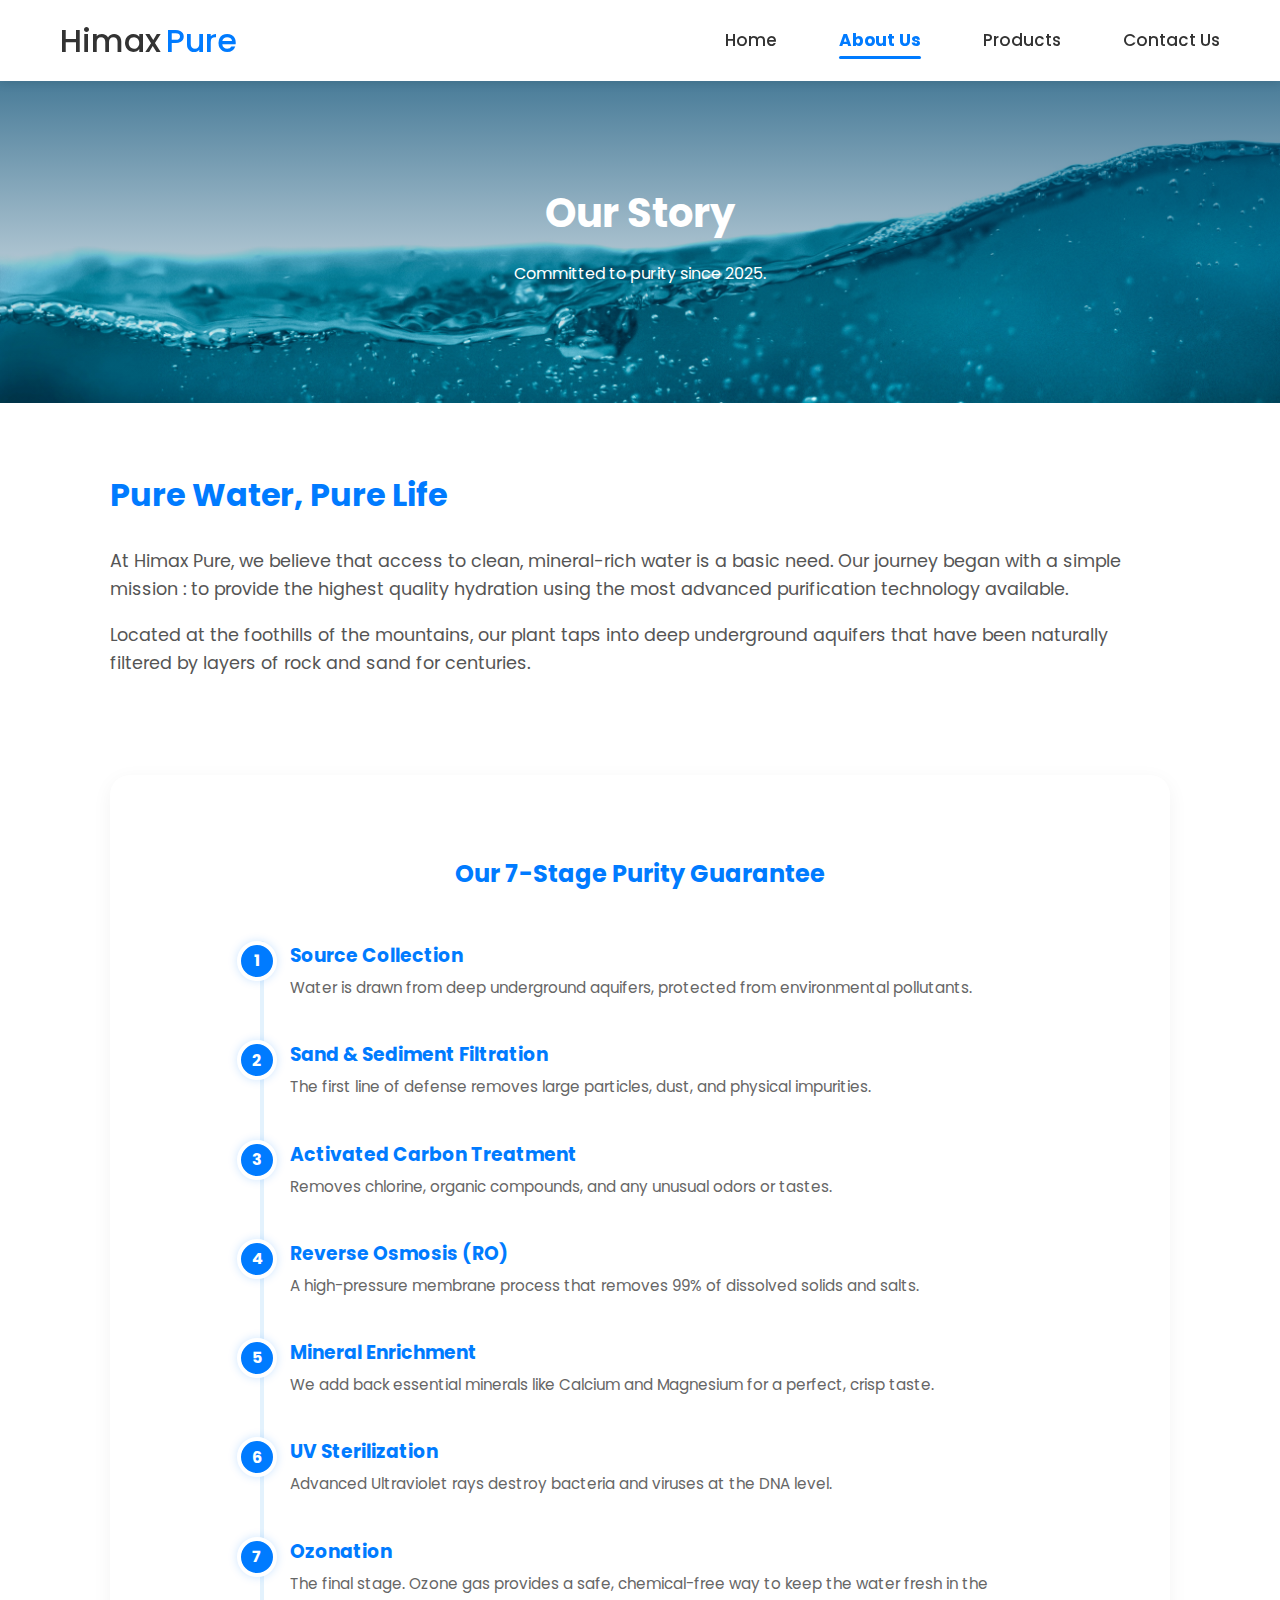
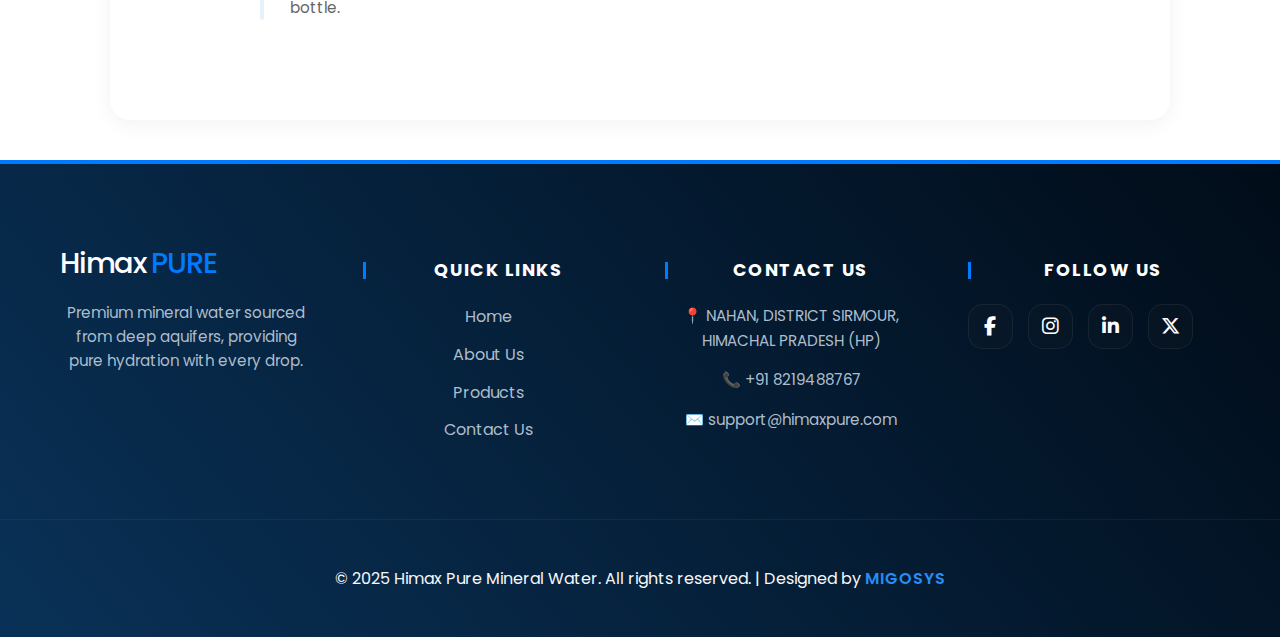
<file: about.html>
<!DOCTYPE html>
<html lang="en">

<head>
    <meta charset="UTF-8" />
    <meta name="viewport" content="width=device-width, initial-scale=1.0" />
    <title>About — Himax Pure</title>
    <link rel="stylesheet" href="css/style.css" />
    <link rel="stylesheet" href="https://cdnjs.cloudflare.com/ajax/libs/font-awesome/6.5.1/css/all.min.css">
    <link href="https://fonts.googleapis.com/css2?family=Poppins:wght@300;400;600&display=swap" rel="stylesheet" />
</head>

<body>
    <header>
        <div class="header-container">
            <a href="index.html">
                <div class="logo">Himax <span>Pure</span></div>
            </a>

            <nav>
                <ul class="nav-list">
                    <li><a href="index.html">Home</a></li>
                    <li><a href="about.html" class="active">About Us</a></li>
                    <li><a href="products.html">Products</a></li>
                    <li><a href="contact.html">Contact Us</a></li>
                </ul>
            </nav>
        </div>
    </header>

<section class="page-title">
  <h1>Our Story</h1>
  <p>Committed to purity since 2025.</p>
</section>

<main class="container">
  <section class="about-content">
    <div class="text-block">
      <h2>Pure Water, Pure Life</h2>
      <p>
        At Himax Pure, we believe that access to clean, mineral-rich water
        is a basic need. Our journey began with a simple mission : to
        provide the highest quality hydration using the most advanced
        purification technology available.
      </p>
      <p>
        Located at the foothills of the mountains, our plant taps into deep
        underground aquifers that have been naturally filtered by layers of
        rock and sand for centuries.
      </p>
    </div>
  </section>

  <section class="process-section">
    <h2 style="text-align: center; margin-bottom: 3rem; color: #007bff">
      Our 7-Stage Purity Guarantee
    </h2>

    <div class="timeline">
      <div class="timeline-item">
        <div class="step-number">1</div>
        <div class="step-text">
          <h3>Source Collection</h3>
          <p>
            Water is drawn from deep underground aquifers, protected from
            environmental pollutants.
          </p>
        </div>
      </div>

      <div class="timeline-item">
        <div class="step-number">2</div>
        <div class="step-text">
          <h3>Sand & Sediment Filtration</h3>
          <p>
            The first line of defense removes large particles, dust, and
            physical impurities.
          </p>
        </div>
      </div>

      <div class="timeline-item">
        <div class="step-number">3</div>
        <div class="step-text">
          <h3>Activated Carbon Treatment</h3>
          <p>
            Removes chlorine, organic compounds, and any unusual odors or
            tastes.
          </p>
        </div>
      </div>

      <div class="timeline-item">
        <div class="step-number">4</div>
        <div class="step-text">
          <h3>Reverse Osmosis (RO)</h3>
          <p>
            A high-pressure membrane process that removes 99% of dissolved
            solids and salts.
          </p>
        </div>
      </div>

      <div class="timeline-item">
        <div class="step-number">5</div>
        <div class="step-text">
          <h3>Mineral Enrichment</h3>
          <p>
            We add back essential minerals like Calcium and Magnesium for a
            perfect, crisp taste.
          </p>
        </div>
      </div>

      <div class="timeline-item">
        <div class="step-number">6</div>
        <div class="step-text">
          <h3>UV Sterilization</h3>
          <p>
            Advanced Ultraviolet rays destroy bacteria and viruses at the
            DNA level.
          </p>
        </div>
      </div>

      <div class="timeline-item">
        <div class="step-number">7</div>
        <div class="step-text">
          <h3>Ozonation</h3>
          <p>
            The final stage. Ozone gas provides a safe, chemical-free way to
            keep the water fresh in the bottle.
          </p>
        </div>
      </div>
    </div>
  </section>
</main>

<footer>
    <div class="footer-container">
        <div class="footer-column">
            <div class="logo">Himax <span>Pure</span></div>
            <p>Premium mineral water sourced from deep aquifers, providing pure hydration with every drop.</p>
        </div>

        <div class="footer-column">
            <h3>Quick Links</h3>
            <ul>
                <li><a href="index.html">Home</a></li>
                <li><a href="about.html">About Us</a></li>
                <li><a href="products.html">Products</a></li>
                <li><a href="contact.html">Contact Us</a></li>
            </ul>
        </div>

        <div class="footer-column">
            <h3>Contact Us</h3>
            <p>📍 NAHAN, DISTRICT SIRMOUR, HIMACHAL PRADESH (HP)</p>
            <p>📞 +91 8219488767</p>
            <p>✉️ support@himaxpure.com</p>
        </div>

        <div class="footer-column">
            <h3>Follow Us</h3>
            <div class="social-links">
                <a href="#" class="social-icon fb"><i class="fab fa-facebook-f" target="_blank" rel="noopener noreferrer"></i></a>
                <a href="https://www.instagram.com/himaxpure?igsh=MWJva2Nwamt6OGhuYQ==" class="social-icon ig" target="_blank" rel="noopener noreferrer"><i class="fab fa-instagram"></i></a>
                <a href="https://www.linkedin.com/company/himax-pure-pvt-ltd/" class="social-icon li" target="_blank" rel="noopener noreferrer"><i class="fab fa-linkedin-in"></i></a>
                <a href="#" class="social-icon x"><i class="fab fa-x-twitter" target="_blank" rel="noopener noreferrer"></i></a>
            </div>
        </div>
    </div>

    <div class="footer-bottom">
        <p>
            &copy; 2025 Himax Pure Mineral Water. All rights reserved. |
            Designed by
            <a href="https://migosys.com" target="_blank" class="designer-link">
                <span class="designer-name">MIGOSYS</span>
            </a>
        </p>
    </div>
</footer>

<script>
    const menuToggle = document.getElementById('mobile-menu');
    const navList = document.querySelector('.nav-list');

    if (menuToggle) {
        menuToggle.addEventListener('click', () => {
            navList.classList.toggle('active');
        });
    }
</script>

</body>

</html>
</file>
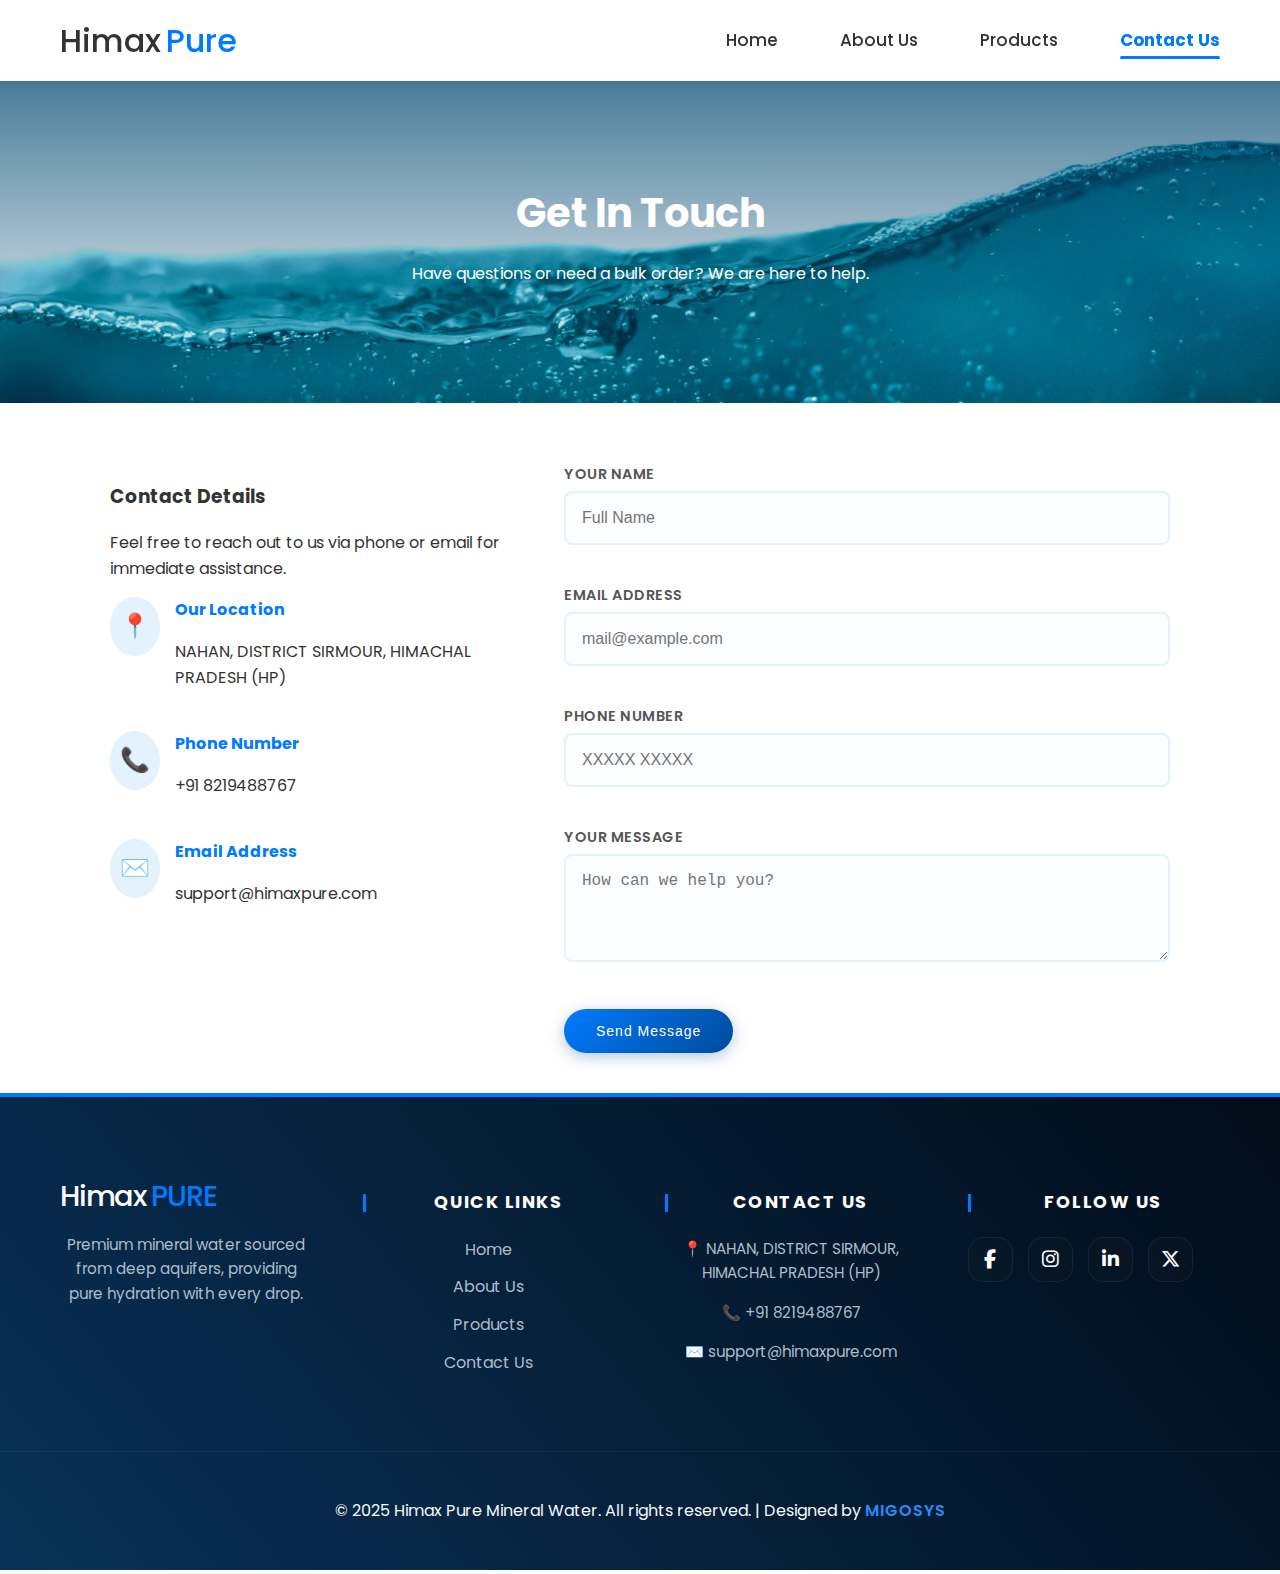
<file: contact.html>
<!DOCTYPE html>
<html lang="en">

<head>
    <meta charset="UTF-8" />
    <meta name="viewport" content="width=device-width, initial-scale=1.0" />
    <title>Contact — Himax Pure</title>
    <link rel="stylesheet" href="css/style.css" />
    <link rel="stylesheet" href="https://cdnjs.cloudflare.com/ajax/libs/font-awesome/6.5.1/css/all.min.css">
    <link href="https://fonts.googleapis.com/css2?family=Poppins:wght@300;400;600&display=swap" rel="stylesheet" />
</head>

<body>
    <header>
        <div class="header-container">
            <a href="index.html">
                <div class="logo">Himax <span>Pure</span></div>
            </a>

            <nav>
                <ul class="nav-list">
                    <li><a href="index.html">Home</a></li>
                    <li><a href="about.html">About Us</a></li>
                    <li><a href="products.html">Products</a></li>
                    <li><a href="contact.html" class="active">Contact Us</a></li>
                </ul>
            </nav>
        </div>
    </header>

<section class="page-title">
    <h1>Get In Touch</h1>
    <p>Have questions or need a bulk order? We are here to help.</p>
</section>

<main class="container">
    <div class="contact-wrapper">

        <div class="contact-info">
            <h3>Contact Details</h3>
            <p>Feel free to reach out to us via phone or email for immediate assistance.</p>

            <div class="info-item">
                <span class="icon">📍</span>
                <div>
                    <strong>Our Location</strong>
                    <p>NAHAN, DISTRICT SIRMOUR, HIMACHAL PRADESH (HP)</p>
                </div>
            </div>

            <div class="info-item">
                <span class="icon">📞</span>
                <div>
                    <strong>Phone Number</strong>
                    <p>+91 8219488767</p>
                </div>
            </div>

            <div class="info-item">
                <span class="icon">✉️</span>
                <div>
                    <strong>Email Address</strong>
                    <p>support@himaxpure.com</p>
                </div>
            </div>
        </div>
        <div class="contact-form-container">
            <!-- Static site: use mailto as a fallback. This opens the user's email client. -->
            <form method="post" action="mailto:support@himaxpure.com" enctype="text/plain" class="pure-form">
                <div class="form-group">
                    <label>Your Name</label>
                    <input type="text" name="name" placeholder="Full Name" required>
                </div>

                <div class="form-group">
                    <label>Email Address</label>
                    <input type="email" name="email" placeholder="mail@example.com" required>
                </div>

                <div class="form-group">
                    <label>Phone Number</label>
                    <input type="tel" name="phone" placeholder="XXXXX XXXXX" required>
                </div>

                <div class="form-group">
                    <label>Your Message</label>
                    <textarea name="message" rows="4" placeholder="How can we help you?" required></textarea>
                </div>
                <button type="submit" class="send-btn" name="submit">Send Message</button>
            </form>
        </div>
    </div>
</main>

<footer>
    <div class="footer-container">
        <div class="footer-column">
            <div class="logo">Himax <span>Pure</span></div>
            <p>Premium mineral water sourced from deep aquifers, providing pure hydration with every drop.</p>
        </div>

        <div class="footer-column">
            <h3>Quick Links</h3>
            <ul>
                <li><a href="index.html">Home</a></li>
                <li><a href="about.html">About Us</a></li>
                <li><a href="products.html">Products</a></li>
                <li><a href="contact.html">Contact Us</a></li>
            </ul>
        </div>

        <div class="footer-column">
            <h3>Contact Us</h3>
            <p>📍 NAHAN, DISTRICT SIRMOUR, HIMACHAL PRADESH (HP)</p>
            <p>📞 +91 8219488767</p>
            <p>✉️ support@himaxpure.com</p>
        </div>

        <div class="footer-column">
            <h3>Follow Us</h3>
            <div class="social-links">
                <a href="#" class="social-icon fb"><i class="fab fa-facebook-f" target="_blank" rel="noopener noreferrer"></i></a>
                <a href="https://www.instagram.com/himaxpure?igsh=MWJva2Nwamt6OGhuYQ==" class="social-icon ig" target="_blank" rel="noopener noreferrer"><i class="fab fa-instagram"></i></a>
                <a href="https://www.linkedin.com/company/himax-pure-pvt-ltd/" class="social-icon li" target="_blank" rel="noopener noreferrer"><i class="fab fa-linkedin-in"></i></a>
                <a href="#" class="social-icon x"><i class="fab fa-x-twitter" target="_blank" rel="noopener noreferrer"></i></a>
            </div>
        </div>
    </div>

    <div class="footer-bottom">
        <p>
            &copy; 2025 Himax Pure Mineral Water. All rights reserved. |
            Designed by
            <a href="https://migosys.com" target="_blank" class="designer-link">
                <span class="designer-name">MIGOSYS</span>
            </a>
        </p>
    </div>
</footer>

<script>
    window.onload = function() {
        const alertBox = document.querySelector('.alert');

        if (alertBox) {
            setTimeout(() => {
                alertBox.style.transition = "opacity 0.5s ease";
                alertBox.style.opacity = "0";
                setTimeout(() => {
                    alertBox.remove();
                }, 600);
            }, 4000);
        }
    };

    const menuToggle = document.getElementById('mobile-menu');
    const navList = document.querySelector('.nav-list');
    if (menuToggle) {
        menuToggle.addEventListener('click', () => {
            navList.classList.toggle('active');
        });
    }
</script>

</body>

</html>
</file>
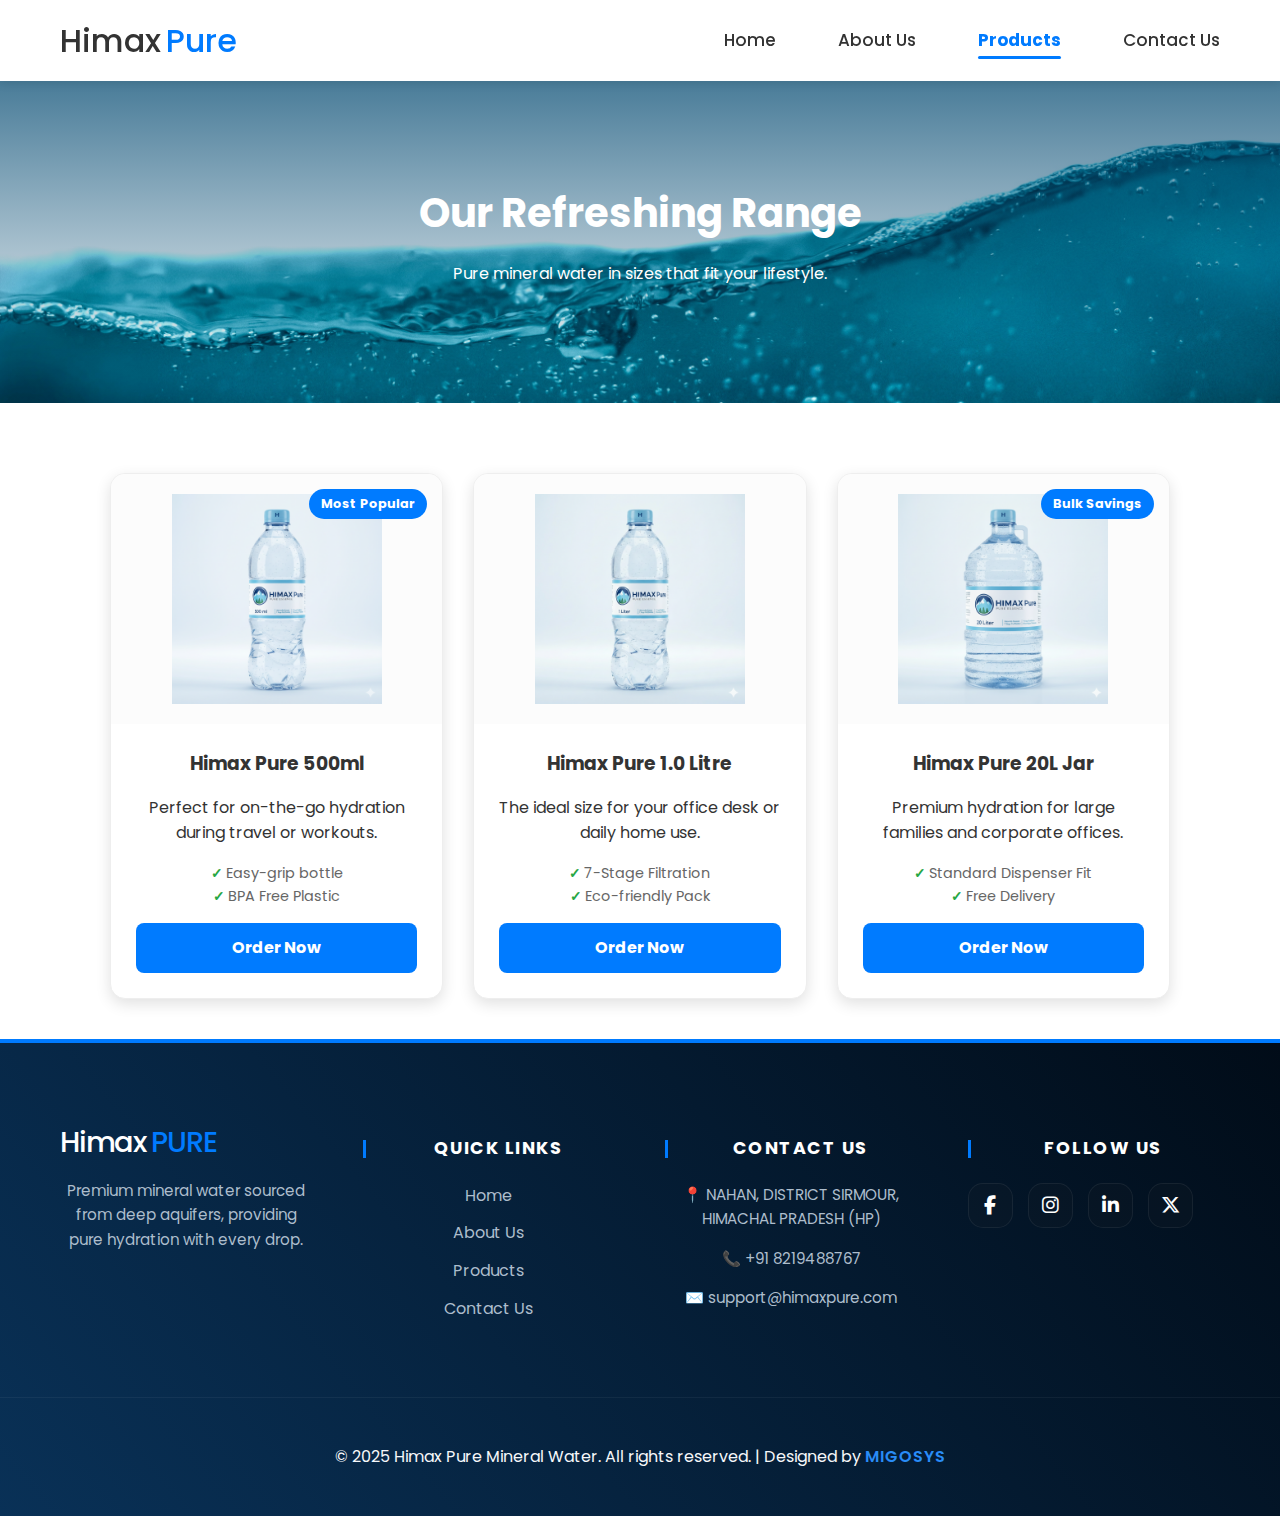
<file: products.html>
<!DOCTYPE html>
<html lang="en">

<head>
    <meta charset="UTF-8" />
    <meta name="viewport" content="width=device-width, initial-scale=1.0" />
    <title>Products — Himax Pure</title>
    <link rel="stylesheet" href="css/style.css" />
    <link rel="stylesheet" href="https://cdnjs.cloudflare.com/ajax/libs/font-awesome/6.5.1/css/all.min.css">
    <link href="https://fonts.googleapis.com/css2?family=Poppins:wght@300;400;600&display=swap" rel="stylesheet" />
</head>

<body>
    <header>
        <div class="header-container">
            <a href="index.html">
                <div class="logo">Himax <span>Pure</span></div>
            </a>

            <nav>
                <ul class="nav-list">
                    <li><a href="index.html">Home</a></li>
                    <li><a href="about.html">About Us</a></li>
                    <li><a href="products.html" class="active">Products</a></li>
                    <li><a href="contact.html">Contact Us</a></li>
                </ul>
            </nav>
        </div>
    </header>

<section class="page-title">
  <h1>Our Refreshing Range</h1>
  <p>Pure mineral water in sizes that fit your lifestyle.</p>
</section>

<main class="container">
  <div class="product-grid">
    <div class="product-card">
      <div class="product-badge">Most Popular</div>
      <img src="images/500ml.png" alt="500ml Himax Pure Bottle" />
      <div class="product-info">
        <h3>Himax Pure 500ml</h3>
        <p>Perfect for on-the-go hydration during travel or workouts.</p>
        <ul class="product-specs">
          <li>Easy-grip bottle</li>
          <li>BPA Free Plastic</li>
        </ul>
        <a href="contact.html" class="order-btn">Order Now</a>
      </div>
    </div>

    <div class="product-card">
      <img src="images/1l.png" alt="1L Himax Pure Bottle" />
      <div class="product-info">
        <h3>Himax Pure 1.0 Litre</h3>
        <p>The ideal size for your office desk or daily home use.</p>
        <ul class="product-specs">
          <li>7-Stage Filtration</li>
          <li>Eco-friendly Pack</li>
        </ul>
        <a href="contact.html" class="order-btn">Order Now</a>
      </div>
    </div>

    <div class="product-card">
      <div class="product-badge">Bulk Savings</div>
      <img src="images/20l.png" alt="20L Himax Pure Jar" />
      <div class="product-info">
        <h3>Himax Pure 20L Jar</h3>
        <p>Premium hydration for large families and corporate offices.</p>
        <ul class="product-specs">
          <li>Standard Dispenser Fit</li>
          <li>Free Delivery</li>
        </ul>
        <a href="contact.html" class="order-btn">Order Now</a>
      </div>
    </div>
  </div>
</main>

<footer>
    <div class="footer-container">
        <div class="footer-column">
            <div class="logo">Himax <span>Pure</span></div>
            <p>Premium mineral water sourced from deep aquifers, providing pure hydration with every drop.</p>
        </div>

        <div class="footer-column">
            <h3>Quick Links</h3>
            <ul>
                <li><a href="index.html">Home</a></li>
                <li><a href="about.html">About Us</a></li>
                <li><a href="products.html">Products</a></li>
                <li><a href="contact.html">Contact Us</a></li>
            </ul>
        </div>

        <div class="footer-column">
            <h3>Contact Us</h3>
            <p>📍 NAHAN, DISTRICT SIRMOUR, HIMACHAL PRADESH (HP)</p>
            <p>📞 +91 8219488767</p>
            <p>✉️ support@himaxpure.com</p>
        </div>

        <div class="footer-column">
            <h3>Follow Us</h3>
            <div class="social-links">
                <a href="#" class="social-icon fb"><i class="fab fa-facebook-f" target="_blank" rel="noopener noreferrer"></i></a>
                <a href="https://www.instagram.com/himaxpure?igsh=MWJva2Nwamt6OGhuYQ==" class="social-icon ig" target="_blank" rel="noopener noreferrer"><i class="fab fa-instagram"></i></a>
                <a href="https://www.linkedin.com/company/himax-pure-pvt-ltd/" class="social-icon li" target="_blank" rel="noopener noreferrer"><i class="fab fa-linkedin-in"></i></a>
                <a href="#" class="social-icon x"><i class="fab fa-x-twitter" target="_blank" rel="noopener noreferrer"></i></a>
            </div>
        </div>
    </div>

    <div class="footer-bottom">
        <p>
            &copy; 2025 Himax Pure Mineral Water. All rights reserved. |
            Designed by
            <a href="https://migosys.com" target="_blank" class="designer-link">
                <span class="designer-name">MIGOSYS</span>
            </a>
        </p>
    </div>
</footer>

<script>
    const menuToggle = document.getElementById('mobile-menu');
    const navList = document.querySelector('.nav-list');

    if (menuToggle) {
        menuToggle.addEventListener('click', () => {
            navList.classList.toggle('active');
        });
    }
</script>

</body>

</html>
</file>
<file: css/style.css>
--- Contact Form ---

.contact-form {
    max-width: 550px;
    margin: 4rem auto;
    padding: 3rem;
    background: #ffffff;
    border-radius: 16px;
    box-shadow: 0 10px 40px rgba(0, 123, 255, 0.1);
    border: 1px solid #e3f2fd;
}

.contact-form h2 {
    color: #007bff;
    margin-top: 0;
    font-size: 1.8rem;
    text-align: center;
    margin-bottom: 1.5rem;
}

label {
    display: block;
    margin-bottom: 0.5rem;
    font-weight: 600;
    color: #555;
    font-size: 0.9rem;
    text-transform: uppercase;
    letter-spacing: 0.5px;
}

/* Style for all input fields */
input,
textarea {
    width: 100%;
    padding: 1rem;
    border: 2px solid #e3f2fd;
    border-radius: 8px;
    background: #fcfdfe;
    font-size: 1rem;
    color: #333;
    margin-bottom: 1.5rem;
    transition: all 0.3s ease;
    /* Smooth transition for focus */
}

/* Interactive Focus State: When the user clicks inside a box */
input:focus,
textarea:focus {
    outline: none;
    border-color: #007bff;
    background: #fff;
    box-shadow: 0 0 10px rgba(0, 123, 255, 0.15);
    transform: translateY(-2px);
    /* Slight lift effect */
}

/* Contact Page Wrapper */
.contact-wrapper {
    display: flex;
    gap: 50px;
    margin-top: 20px;
    flex-wrap: wrap;
}

.contact-info {
    flex: 1;
    min-width: 300px;
}

.contact-form-container {
    flex: 1.5;
    min-width: 300px;
}

/* Info Items (Location, Phone, Email) */
.info-item {
    display: flex;
    gap: 15px;
    margin-bottom: 25px;
    align-items: flex-start;
}

.info-item .icon {
    font-size: 1.5rem;
    background: #e3f2fd;
    padding: 10px;
    border-radius: 50%;
}

.info-item strong {
    display: block;
    color: #007bff;
    font-size: 1rem;
}

/* Form Styling */
.form-group {
    margin-bottom: 15px;
}

.pure-form label {
    margin-bottom: 5px;
}

* {
    box-sizing: border-box;
    transition: 0.3s;
}

body {
    font-family: 'Poppins', sans-serif;
    margin: 0;
    line-height: 1.6;
    color: #333;
    background: #ffffff;
}

.hero h1 {
    font-size: 4rem;
    margin-bottom: 1rem;
}

.hero h1 span {
    color: #0e9fff;
}

.btn-primary {
    background: linear-gradient(135deg, #308cf7 0%, #0135a7 100%);
    color: #ffffff;
    padding: 0.8rem 2rem;
    border-radius: 50px;
    text-decoration: none;
    display: inline-block;
    font-weight: bold;
    margin-top: 1rem;
}

.btn-primary:hover {
    transform: translateY(-3px);
    box-shadow: 0 5px 15px rgba(19, 220, 255, 0.356);
}

/* Features */
.features {
    display: flex;
    justify-content: space-around;
    padding: 50px 5%;
    background: #fff;
    gap: 20px;
    flex-wrap: wrap;
}

.feature-card {
    text-align: center;
    flex: 1;
    min-width: 250px;
    padding: 30px;
    border-radius: 15px;
    background: #f8fbff;
}

.feature-card .icon {
    font-size: 3rem;
    margin-bottom: 10px;
}

/* Product Grid */
.product-preview {
    padding: 50px 5%;
    text-align: center;
    box-shadow: 0 5px 15px rgba(0, 153, 255, 0.274);
}

.product-grid {
    display: grid;
    grid-template-columns: repeat(auto-fit, minmax(200px, 1fr));
    gap: 30px;
    margin-top: 30px;
}

.product-item {
    background: white;
    padding: 20px;
    border-radius: 10px;
    border: 1px solid #eee;
    box-shadow: 0 5px 15px rgba(0, 0, 0, 0.062);
}

.product-item img {
    max-width: 100%;
    height: auto;
    margin-bottom: 15px;
}

.product-item:hover {
    transform: scale(1.03);
    box-shadow: 0 12px 30px rgba(0, 123, 255, 0.15);
}

footer {
    background: #333;
    color: white;
    padding: 2rem;
    text-align: center;
}

footer span {
    color: #0e9fff;
}

/* Container for page content */
.container {
    max-width: 1100px;
    margin: 0 auto;
    padding: 40px 20px;
}

.page-title {
    background: linear-gradient(rgba(1, 72, 112, 0.719), rgba(255, 255, 255, 0)), url('../images/banner.jpg');
    background-size: cover;
    background-position: center;
    color: white;
    text-align: center;
    padding: 100px 5%;
}

.page-title h1 {
    margin: 0;
    font-size: 2.5rem;
}

/* Product Grid Layout */
.product-grid {
    display: grid;
    grid-template-columns: repeat(auto-fit, minmax(300px, 1fr));
    gap: 30px;
}

/* Product Card Design */
.product-card {
    background: #fff;
    border-radius: 15px;
    overflow: hidden;
    position: relative;
    box-shadow: 0 5px 15px rgba(0, 0, 0, 0.123);
    border: 1px solid #eee;
    display: flex;
    flex-direction: column;
}

.product-card:hover {
    transform: translateY(-10px);
    box-shadow: 0 12px 30px rgba(0, 123, 255, 0.15);
}

.product-badge {
    position: absolute;
    top: 15px;
    right: 15px;
    background: #007bff;
    color: #fff;
    padding: 5px 12px;
    border-radius: 20px;
    font-size: 0.8rem;
    font-weight: bold;
}

.product-card img {
    width: 100%;
    height: 250px;
    object-fit: contain;
    /* Keeps bottle from looking squished */
    background: #fcfcfc;
    padding: 20px;
}

.product-info {
    padding: 25px;
    text-align: center;
    flex-grow: 1;
}

.product-info h3 {
    margin: 0 0 10px 0;
    color: #333;
}

.product-specs {
    list-style: none;
    padding: 0;
    margin: 15px 0;
    font-size: 0.9rem;
    color: #666;
}

.product-specs li::before {
    content: "✓ ";
    color: #28a745;
    font-weight: bold;
}

/* Button inside Product Card */
.order-btn {
    display: block;
    background: #007bff;
    color: white;
    text-decoration: none;
    padding: 12px;
    border-radius: 8px;
    font-weight: bold;
    margin-top: 15px;
    transition: background 0.3s;
}

.order-btn:hover {
    background: #0056b3;
}

/* About Page Specific Styles */
.about-content {
    display: flex;
    align-items: center;
    gap: 50px;
    margin-bottom: 80px;
    flex-wrap: wrap;
}

.text-block {
    flex: 1;
    min-width: 300px;
}

.text-block h2 {
    color: #007bff;
    font-size: 2rem;
}

.text-block p {
    font-size: 1.1rem;
    color: #555;
}

/* Timeline Design */
.process-section {
    padding: 60px 0;
    background: #fff;
    border-radius: 20px;
    box-shadow: 0 5px 20px rgba(0, 0, 0, 0.05);
}

.timeline {
    position: relative;
    max-width: 800px;
    margin: 0 auto;
    padding-left: 50px;
}

/* Vertical Line */
.timeline::before {
    content: '';
    position: absolute;
    left: 20px;
    top: 0;
    width: 4px;
    height: 100%;
    background: #e3f2fd;
    border-radius: 2px;
}

.timeline-item {
    position: relative;
    margin-bottom: 40px;
}

.step-number {
    position: absolute;
    left: -53px;
    width: 40px;
    height: 40px;
    background: #007bff;
    color: white;
    border-radius: 50%;
    display: flex;
    align-items: center;
    justify-content: center;
    font-weight: bold;
    border: 4px solid #fff;
    box-shadow: 0 0 10px rgba(0, 123, 255, 0.2);
}

.step-text h3 {
    margin: 0 0 5px 0;
    color: #007bff;
}

.step-text p {
    margin: 0;
    color: #666;
    font-size: 0.95rem;
}

/* Responsive adjustments */
@media (max-width: 768px) {
    .about-content {
        text-align: center;
    }

    .hero h1 {
        font-size: 2rem;
    }
}

/* Enhanced Send Message Button */
.send-btn[type="submit"] {
    background: linear-gradient(135deg, #007bff 0%, #004a99 100%);
    color: #ffffff;
    padding: 14px 32px;
    border: none;
    border-radius: 50px;
    /* Makes it pill-shaped and modern */
    font-size: 14px;
    font-weight: 500;
    letter-spacing: 1px;
    cursor: pointer;
    transition: all 0.3s ease;
    box-shadow: 0 4px 15px rgba(0, 74, 153, 0.3);
    display: inline-flex;
    align-items: center;
    justify-content: center;
    gap: 10px;
    /* Space for an icon */
}

/* Hover Effect: The button grows and the shadow deepens */
.send-btn[type="submit"]:hover {
    background: linear-gradient(135deg, #004a99 0%, #007bff 100%);
    transform: translateY(-3px);
    box-shadow: 0 6px 20px rgba(0, 74, 153, 0.4);
}

.btn-primary:hover {
    background: linear-gradient(135deg, #004a99 0%, #007bff 100%);
    transform: translateY(-3px);
    box-shadow: 0 6px 20px rgba(0, 74, 153, 0.4);
}

/* Click Effect */
.send-btn[type="submit"]:active {
    transform: translateY(-1px);
}

/* Alert Box Styling */
.alert {
    padding: 15px 20px;
    margin-bottom: 20px;
    border-radius: 8px;
    font-size: 15px;
    font-weight: 500;
    display: flex;
    align-items: center;
    animation: slideDown 0.5s ease-out;
    transition: opacity 0.6s ease, transform 0.6s ease;
}

.alert.success {
    background-color: #d4edda;
    color: #155724;
    border: 1px solid #c3e6cb;
}

.alert.error {
    background-color: #f8d7da;
    color: #721c24;
    border: 1px solid #f5c6cb;
}

/* Smooth entrance animation */
@keyframes slideDown {
    from {
        opacity: 0;
        transform: translateY(-10px);
    }

    to {
        opacity: 1;
        transform: translateY(0);
    }
}

/* Home About Section */
.home-about {
    padding: 80px 10%;
    background-color: #f9f9f9;
    /* Light grey to separate from white sections */
}

.container-about {
    display: flex;
    align-items: center;
    gap: 50px;
    max-width: 1200px;
    margin: 0 auto;
}

.about-text {
    flex: 1;
}

.about-text h2 {
    color: #004a99;
    font-size: 2.5rem;
    margin-bottom: 20px;
}

.about-text p {
    line-height: 1.8;
    color: #000000;
    margin-bottom: 20px;
}

.about-image {
    flex: 1;
}

.about-image img {
    width: 100%;
    border-radius: 15px;
    box-shadow: 0 10px 30px rgba(0, 0, 0, 0.1);
}

.btn-secondary {
    display: inline-block;
    padding: 10px 25px;
    border: 2px solid #007bff;
    color: #007bff;
    text-decoration: none;
    border-radius: 5px;
    font-weight: 600;
    transition: 0.3s;
}

.btn-secondary:hover {
    background-color: #007bff;
    color: #fff;
}

/* Responsive for Mobile */
@media (max-width: 768px) {
    .container-about {
        flex-direction: column;
        text-align: center;
    }
}

/* Centered Home About Section */
.home-about {
    padding: 80px 20px;
    background-color: white;
    text-align: center;
    /* Centers all text and inline elements */
}

.about-content-centered {
    max-width: 800px;
    /* Limits width for better readability */
    margin: 0 auto;
    /* Centers the container itself */
}

.about-content-centered h2 {
    color: #004a99;
    font-size: 2.5rem;
    margin-bottom: 25px;
}

.about-content-centered p {
    line-height: 1.8;
    color: #555;
    font-size: 1.1rem;
    margin-bottom: 30px;
}

.about-image-centered img {
    width: 100%;
    max-width: 600px;
    /* Prevents the image from being too huge */
    height: auto;
    border-radius: 20px;
    box-shadow: 0 15px 40px rgba(0, 0, 0, 0.1);
    margin-bottom: 30px;
}

.btn-secondary {
    display: inline-block;
    padding: 12px 30px;
    border: 2px solid #007bff;
    color: #007bff;
    text-decoration: none;
    border-radius: 50px;
    /* Pill shape looks better centered */
    font-weight: 600;
    transition: 0.3s ease;
}

.btn-secondary:hover {
    background-color: #007bff;
    color: #fff;
    transform: translateY(-2px);
}


@keyframes slideIn {
    from {
        width: 0;
    }

    to {
        width: 100%;
    }
}

footer {
    background: linear-gradient(50deg, #093157 0%, #010c18 100%); /* Deep Water Navy */
    color: #ffffff;
    padding: 80px 0 30px;
    font-family: 'Poppins', sans-serif;
    border-top: 4px solid #007bff; /* Branding line at the top */
}

.footer-container {
    max-width: 1200px;
    margin: 0 auto;
    display: flex;
    flex-wrap: wrap;
    justify-content: flex-start; /* Aligns columns to the left */
    gap: 50px; /* Modern spacing between columns */
    padding: 0 20px;
}

.footer-column {
    flex: 1;
    min-width: 250px;
}

.footer-column .logo span {
    color: #007bff;
    text-transform: uppercase;
    font-size: 1.8rem;
    vertical-align: middle;
}

.footer-column p {
    line-height: 1.6;
    color: #adbdcc;
    font-size: 0.95rem;
}

.footer-column ul {
    list-style: none;
    padding: 0;
}

.footer-column ul li {
    margin-bottom: 12px;
}

.footer-column ul li a {
    color: #adbdcc;
    text-decoration: none;
    transition: all 0.3s ease;
}

.footer-column ul li a:hover {
    color: #007bff;
    padding-left: 8px;
}

/* --- Creative Social Media Icons --- */
.social-links {
    display: flex;
    gap: 15px;
    margin-top: 10px;
    align-items: center;
}

.social-icon {
    width: 45px;
    height: 45px;
    background: rgba(44, 44, 44, 0.116); /* Glassy background */
    display: flex;
    align-items: center;
    justify-content: center;
    border-radius: 15px; /* Modern "Squircle" shape */
    color: #fff;
    text-decoration: none;
    font-size: 1.2rem;
    border: 1px solid rgba(255, 255, 255, 0.068);
    transition: all 0.4s cubic-bezier(0.175, 0.885, 0.32, 1.275);
}

/* Creative Hover: Color + Glow + Lift */
.social-icon:hover {
    transform: translateY(-8px) rotate(8deg);
    border-color: rgba(255, 255, 255, 0.5);
}

.social-icon.fb:hover { background: #3b5998; box-shadow: 0 10px 20px rgba(59, 89, 152, 0.5); }
.social-icon.ig:hover { background: linear-gradient(45deg, #f09433, #e6683c, #dc2743, #cc2366, #bc1888); box-shadow: 0 10px 20px rgba(204, 35, 102, 0.5); }
.social-icon.li:hover { background: #0077b5; box-shadow: 0 10px 20px rgba(0, 119, 181, 0.5); }
.social-icon.x:hover { background: #000; box-shadow: 0 10px 20px rgba(255, 255, 255, 0.2); }

/* Footer Bottom */
.footer-bottom {
    text-align: center;
    border-top: 1px solid rgba(255, 255, 255, 0.05);
    margin-top: 60px;
    padding-top: 30px;
    font-size: 1.0rem;
    color: #f6f8fa;
}

.footer-bottom span {
    color: #298cf7;
    font-weight: 600;
}

.footer-column h3 {
    font-size: 1.1rem;
    color: #fff;
    text-transform: uppercase;
    letter-spacing: 1.5px;
    padding-left: 15px;
    border-left: 3px solid #007bff;
    line-height: 1;
    margin-bottom: 25px;
    display: block;
}

/* Branding Logo */
.footer-column .logo {
    color: #ffffff;
    font-size: 1.8rem;
    font-weight: 500;
    margin-bottom: 20px;
    letter-spacing: -1px;
    margin-top: 0;
    line-height: 1.2;
    display: flex; /* Ensures the 'Pure' span stays vertically centered */
    align-items: center;
    padding-top: 2px; /* Small manual adjustment to match h3 height */
}

.hero {
    position: relative;
    height: 80vh; /* Adjust height as needed */
    display: flex;
    align-items: center;
    justify-content: center;
    overflow: hidden;
    color: white;
    text-align: center;
}

/* Container for the slides */
.hero-slider {
    position: absolute;
    top: 0;
    left: 0;
    width: 100%;
    height: 100%;
    z-index: 1; /* Sits behind content */
}

/* Individual Slide styling */
.slide {
    position: absolute;
    width: 100%;
    height: 100%;
    background-size: cover;
    background-position: center;
    background-repeat: no-repeat;
    opacity: 0; /* Start invisible */
    animation: heroFade 12s infinite; /* 15s total for all images */
}

/* Dark overlay so text is readable */
.hero-slider::after {
    content: '';
    position: absolute;
    top: 0;
    left: 0;
    width: 100%;
    height: 100%;
    background: rgba(0, 0, 0, 0.4); /* Adjust darkness here */
    z-index: 2;
}

/* Ensure content stays on top of the images */
.hero-content {
    position: relative;
    z-index: 3;
}

/* --- THE ANIMATION LOGIC --- */

/* Delay each slide so they appear one after another */
.slide:nth-child(1) { animation-delay: 0s; }
.slide:nth-child(2) { animation-delay: 4s; }
.slide:nth-child(3) { animation-delay: 8s; }

@keyframes heroFade {
    0% { opacity: 0; transform: scale(1); }
    10% { opacity: 1; } /* Fade in quickly */
    33% { opacity: 1; } /* Stay visible */
    43% { opacity: 0; transform: scale(1.05); } /* Fade out and slight zoom */
    100% { opacity: 0; }
}

.designer-link {
    text-decoration: none; /* Removes the underline */
    display: inline-block;
}

.designer-name {
    color: #007bff; /* Himax Blue */
    font-weight: 600;
    letter-spacing: 1px;
    text-transform: uppercase;
    transition: all 0.3s ease;
    display: inline-block;
}

/* The Glow Effect on Hover */
.designer-link:hover .designer-name {
    color: #ffffff;
    text-shadow: 0 0 8px #007bff, 0 0 15px #007bff;
    transform: translateY(-2px);
}

/* --- Header & Navigation --- */
header {
    background: #fff;
    padding: 15px 0;
    box-shadow: 0 2px 10px rgba(0,0,0,0.1);
    width: 100%;
    position: sticky;
    top: 0;
    z-index: 1000;
}

/* Remove underline and color from the logo link */
header a {
    text-decoration: none;
    color: inherit;
    /* This makes the text keep its original colors */
    display: inline-block;
}

header a:hover {
    text-decoration: none;
    /* Ensures no underline appears on hover either */
    color: #0056b3;
}

header a:hover .logo {
    transform: scale(1.01);
    transition: transform 0.2s ease;
}

.main-logo {
    height: 65px; /* Adjust size as needed */
    width: auto;
}

.header-container {
    max-width: 1200px;
    margin: 0 auto;
    padding: 0 20px;
    display: flex;
    justify-content: space-between;
    align-items: center;
    transition: all 0.9s ease;
}

.nav-list a {
    color: #007bff;
    margin-left: 2rem;
    text-decoration: none;
}

.nav-list a:hover {
    text-decoration: none;
    /* Ensures no underline appears on hover either */
    color: #2481e4;
}


nav ul li a.active {
    color: #007bff;
    position: relative;
    font-weight: 700;
}

.nav-list {
    font-weight: 700;
    display: flex;
    list-style: none;
    gap: 30px;
    margin: 0;
    padding: 0;
}

.nav-list li a {
    text-decoration: none;
    color: #333;
    font-weight: 500;
    font-size: 17px;
}

/* Adding a modern "line" under the active link */
nav a.active::after {
    content: '';
    position: absolute;
    width: 100%;
    /* Line is shorter than the text for a modern look */
    height: 3px;
    background-color: #007bff;
    bottom: -5px;
    left: 0%;
    border-radius: 10px;
    animation: slideIn 0.9s ease-out forwards;
}

.logo {
    font-size: 2rem;
    font-weight: 500;
    color: #333;
    display: flex;
    align-items: center;
}

.logo span {
    color: #007bff;
    margin-left: 5px;
}

/* --- Responsive Media Queries --- */
@media screen and (max-width: 768px) {
    .header-container {
        flex-direction: column; /* Moves Nav below Logo */
        justify-content: center;
        text-align: center;
        gap: 15px; /* Space between logo and links */
    }

    .nav-list {
        justify-content: center;
        flex-wrap: wrap;
        gap: 15px;
    }

    .nav-list li a {
        font-size: 0.9rem; /* Slightly smaller text for mobile */
    }

    .main-logo {
        height: 55px; /* Slightly smaller logo on mobile to save space */
    }

    .hero h1 { font-size: 2.5rem; }

    .about-content-centered h2 { font-size: 2rem; }
}
</file>
